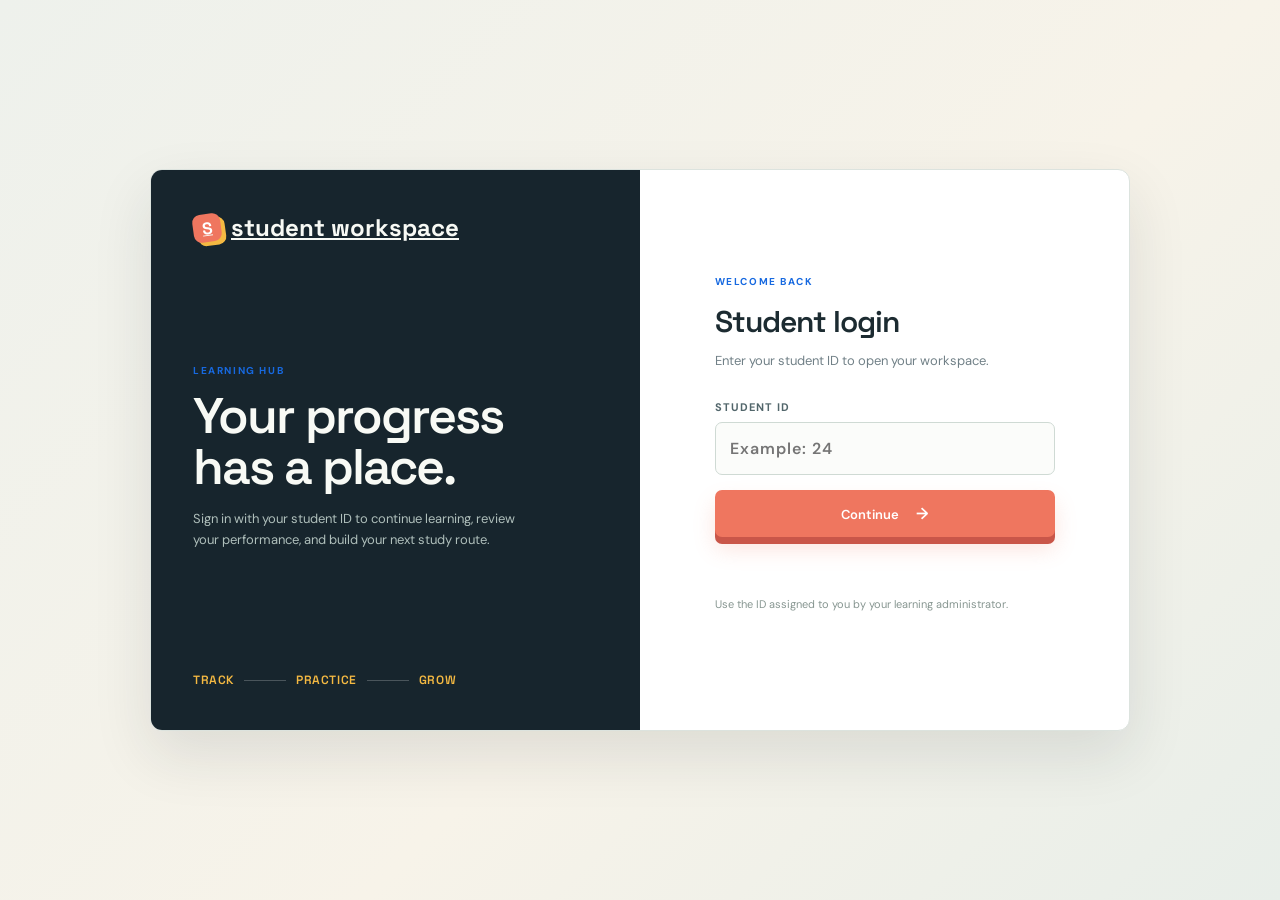
<file: Knowledge-gap-detection-system-for-performance-analysis-main/frontend/index.html>
<!doctype html>
<html lang="en">
<head>
  <meta charset="UTF-8">
  <meta name="viewport" content="width=device-width, initial-scale=1.0">
  <title>Student Workspace | Performance</title>
  <link rel="preconnect" href="https://fonts.googleapis.com">
  <link rel="preconnect" href="https://fonts.gstatic.com" crossorigin>
  <link href="https://fonts.googleapis.com/css2?family=DM+Sans:wght@400;500;600;700&family=Space+Grotesk:wght@500;600;700&display=swap" rel="stylesheet">
  <link rel="stylesheet" href="css/style.css">
</head>
<body>
  <div class="app-shell">
    <aside class="sidebar">
      <a class="brand" href="index.html"><span class="brand-mark">S</span><span>student workspace</span></a>
      <p class="eyebrow">YOUR SPACE</p>
      <nav class="nav-list" aria-label="Main navigation">
        <a class="nav-item active" href="index.html"><span>◈</span> Overview <small>Analytics</small></a>
        <a class="nav-item" href="pages/quiz.html"><span>✓</span> Quizzes <small>Assessment</small></a>
        <a class="nav-item" href="pages/communication.html"><span>◉</span> Communication test <small>Speaking</small></a>
        <a class="nav-item" href="pages/videos.html"><span>▶</span> Video library <small>Content</small></a>
        <a class="nav-item" href="pages/ai_tutor.html"><span>✦</span> AI tutor <small>Recommendations</small></a>
        <a class="nav-item" href="pages/scaling.html"><span>↗</span> Skill map <small>Knowledge gaps</small></a>
        <a class="nav-item" href="pages/history.html"><span>≡</span> History <small>Data activity</small></a>
      </nav>
      <div class="sidebar-bottom">
        <a class="nav-item" href="pages/profile.html"><span>◎</span> Profile</a>
        <div class="streak-card"><span class="streak-icon">✹</span><div><strong>4 day streak</strong><small>Keep the momentum.</small></div></div>
      </div>
    </aside>

    <main class="main-content">
      <header class="topbar"><div class="mobile-brand">student workspace</div><div class="topbar-actions"><div class="topbar-status"><span class="status-dot"></span><span>Cohort view</span><small>100 students</small></div><button class="icon-button" aria-label="Notifications">♢</button><div class="avatar">100</div></div></header>
      <section class="welcome-row"><div><p class="eyebrow accent">THURSDAY, 28 AUGUST 2026</p><h1>Student cohort overview<span class="sun">✦</span></h1><p class="muted">Track progress and identify students who need a little more support.</p></div><button class="primary-button" id="startQuiz">Start a quiz <span>↗</span></button></section>

      <section class="study-strip" aria-label="Today's learning route"><div class="route-marker"><span>01</span><i></i><span>02</span><i></i><span>03</span></div><div class="route-copy"><p class="eyebrow">TODAY'S ROUTE</p><strong>Warm up · Practice · Reflect</strong><p class="muted">A 25 minute path built around your current gaps.</p></div><div class="route-tags"><span>25 MIN</span><span>3 TOPICS</span></div></section>

      <section class="stats-grid" aria-label="Cohort progress">
        <article class="stat-card cream"><div class="stat-label">AVERAGE MASTERY <span>ⓘ</span></div><strong><span id="masteryValue">78</span><span>%</span></strong><div class="progress-track"><i id="masteryProgress" style="width:78%"></i></div><small>Across 100 students</small></article>
        <article class="stat-card lavender"><div class="stat-label">QUIZ ACCURACY <span>ⓘ</span></div><strong><span id="accuracyValue">84</span><span>%</span></strong><div class="mini-bars"><i style="height:45%"></i><i style="height:62%"></i><i style="height:52%"></i><i style="height:82%"></i><i style="height:70%"></i><i class="current" style="height:92%"></i></div><small>Latest cohort average</small></article>
        <article class="stat-card peach"><div class="stat-label">LEARNING TIME <span>ⓘ</span></div><strong><span id="hoursValue">6.4</span><span>h</span></strong><div class="stat-meta"><span>Per student</span><span id="hoursPercent">80%</span></div><div class="progress-track"><i id="hoursProgress" style="width:80%"></i></div><small>Average weekly activity</small></article>
      </section>

      <section class="content-grid"><article class="panel mastery-panel"><div class="panel-heading"><div><p class="eyebrow">UNDERSTANDING AT A GLANCE</p><h2>Student performance</h2></div><button class="text-button">100 students</button></div><div class="subject-list" id="studentMastery" aria-live="polite"><p class="muted">Loading the cohort...</p></div></article>
        <article class="panel focus-panel"><div class="panel-heading"><div><p class="eyebrow">PERSONALIZED FOR YOU</p><h2>Focus next</h2></div><span class="spark">✦</span></div><div class="focus-illustration"><span>∫</span><span>△</span><span>π</span><span>∑</span></div><p class="focus-title">Quadratic equations</p><p class="muted">You’re close. One focused session could unlock this topic.</p><div class="focus-actions"><button class="secondary-button" id="practiceTopic">Practice this topic <span>→</span></button><button class="secondary-button secondary-button-light" id="viewResultButton">View result <span>↗</span></button></div></article></section>

      <section class="bottom-grid"><article class="panel activity-panel"><div class="panel-heading"><div><p class="eyebrow">LAST 7 DAYS</p><h2>Learning activity</h2></div><span class="activity-total">4h 18m</span></div><div class="chart" aria-label="Learning activity chart"><div class="chart-labels"><span>Mon</span><span>Tue</span><span>Wed</span><span>Thu</span><span>Fri</span><span>Sat</span><span>Sun</span></div><div class="chart-bars"><i style="height:44%"></i><i style="height:70%"></i><i style="height:58%"></i><i class="today" style="height:86%"></i><i style="height:48%"></i><i style="height:64%"></i><i style="height:30%"></i></div></div></article><article class="panel next-panel"><div class="panel-heading"><div><p class="eyebrow">UP NEXT</p><h2>Continue learning</h2></div><span class="play-circle">▶</span></div><div class="lesson"><div class="lesson-art">02</div><div><strong>Newton’s laws of motion</strong><small>Physics · 12 min video</small></div><button class="icon-button">→</button></div><div class="lesson"><div class="lesson-art alt">03</div><div><strong>Arrays & time complexity</strong><small>Computer Science · Quiz</small></div><button class="icon-button">→</button></div></article></section>
      <footer>Student learning workspace <span>•</span> Built for curious minds</footer>
    </main>
  </div>

  <div class="result-modal hidden" id="resultModal" aria-hidden="true">
    <div class="result-modal-backdrop" data-close="true"></div>
    <div class="result-modal-card" role="dialog" aria-modal="true" aria-labelledby="resultModalTitle">
      <div class="result-modal-header">
        <div>
          <p class="eyebrow accent">QUIZ REVIEW</p>
          <h2 id="resultModalTitle">Quadratic equations</h2>
        </div>
        <button class="icon-button modal-close" id="closeResultModal" aria-label="Close review">✕</button>
      </div>
      <div class="result-score-row">
        <div><span class="result-score-label">Score</span><strong id="resultScore">6 / 8</strong></div>
        <span class="result-badge" id="resultBadge">Strong</span>
      </div>
      <div class="result-list" id="resultList"></div>
    </div>
  </div>

  <script>
    if (!sessionStorage.getItem('student')) {
      window.location.replace('login.html');
    }
  </script>
  <script src="js/script.js"></script>
</body>
</html>
</file>
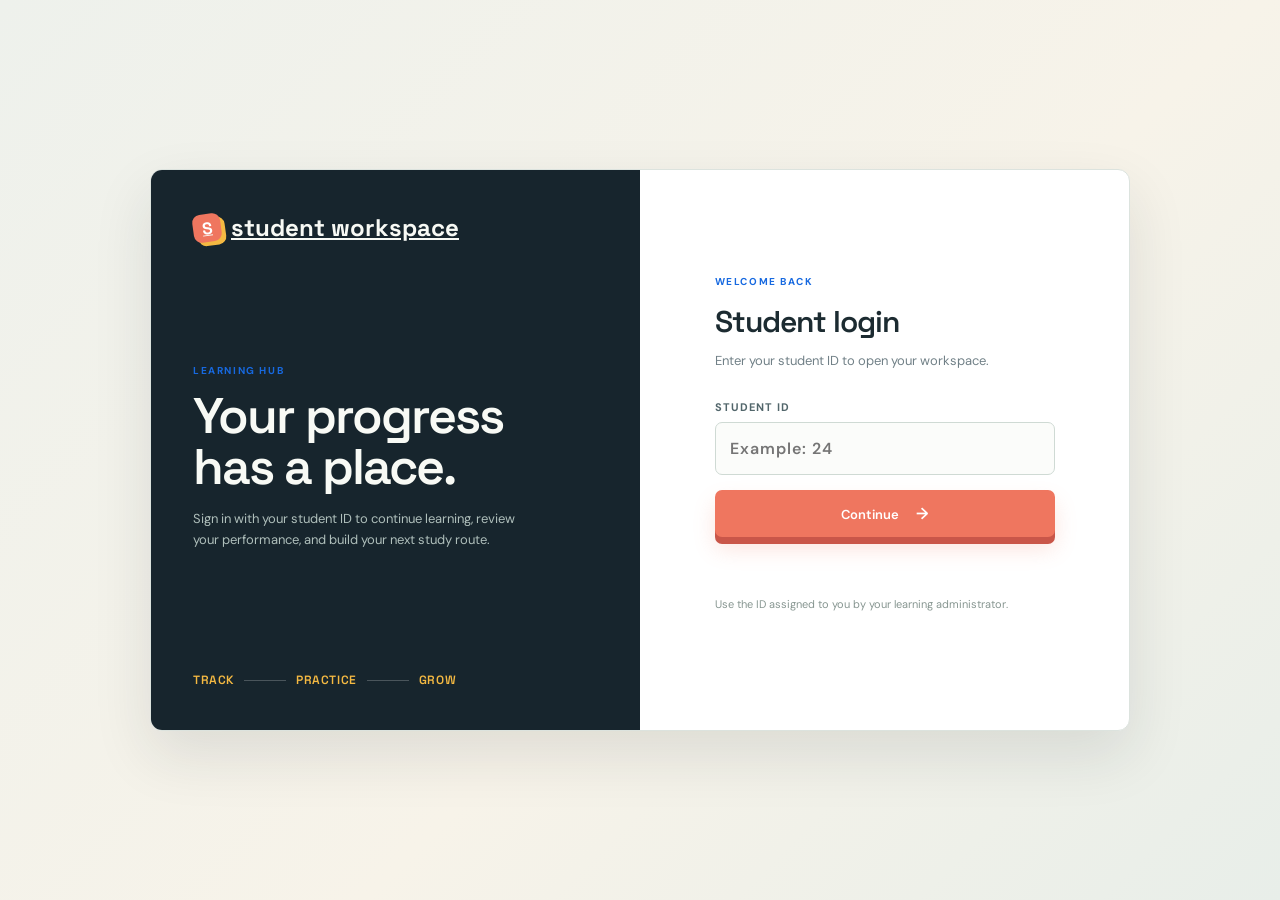
<file: Knowledge-gap-detection-system-for-performance-analysis-main/frontend/login.html>
<!doctype html>
<html lang="en">
<head>
  <meta charset="UTF-8">
  <meta name="viewport" content="width=device-width, initial-scale=1.0">
  <title>Student login | Student Workspace</title>
  <link rel="preconnect" href="https://fonts.googleapis.com">
  <link rel="preconnect" href="https://fonts.gstatic.com" crossorigin>
  <link href="https://fonts.googleapis.com/css2?family=DM+Sans:wght@400;500;600;700&family=Space+Grotesk:wght@500;600;700&display=swap" rel="stylesheet">
  <link rel="stylesheet" href="css/style.css">
</head>
<body>
  <main class="login-page">
    <section class="login-shell" aria-labelledby="loginTitle">
      <div class="login-intro">
        <a class="login-brand" href="login.html"><span class="brand-mark">S</span><span>student workspace</span></a>
        <div>
          <p class="eyebrow accent">LEARNING HUB</p>
          <h1>Your progress has a place.</h1>
          <p class="muted">Sign in with your student ID to continue learning, review your performance, and build your next study route.</p>
        </div>
        <div class="login-route"><span>TRACK</span><i></i><span>PRACTICE</span><i></i><span>GROW</span></div>
      </div>
      <div class="login-form-panel">
        <form class="login-form" id="loginForm" novalidate>
          <p class="eyebrow accent">WELCOME BACK</p>
          <h2 id="loginTitle">Student login</h2>
          <p class="muted">Enter your student ID to open your workspace.</p>
          <label for="studentId">Student ID</label>
          <input id="studentId" name="studentId" type="number" min="1" max="100" inputmode="numeric" placeholder="Example: 24" autocomplete="off" required>
          <button class="primary-button login-submit" type="submit">Continue <span>→</span></button>
          <p class="login-error" id="loginError" role="alert" aria-live="polite"></p>
          <p class="login-help">Use the ID assigned to you by your learning administrator.</p>
        </form>
      </div>
    </section>
  </main>
  <script src="js/login.js"></script>
</body>
</html>
</file>
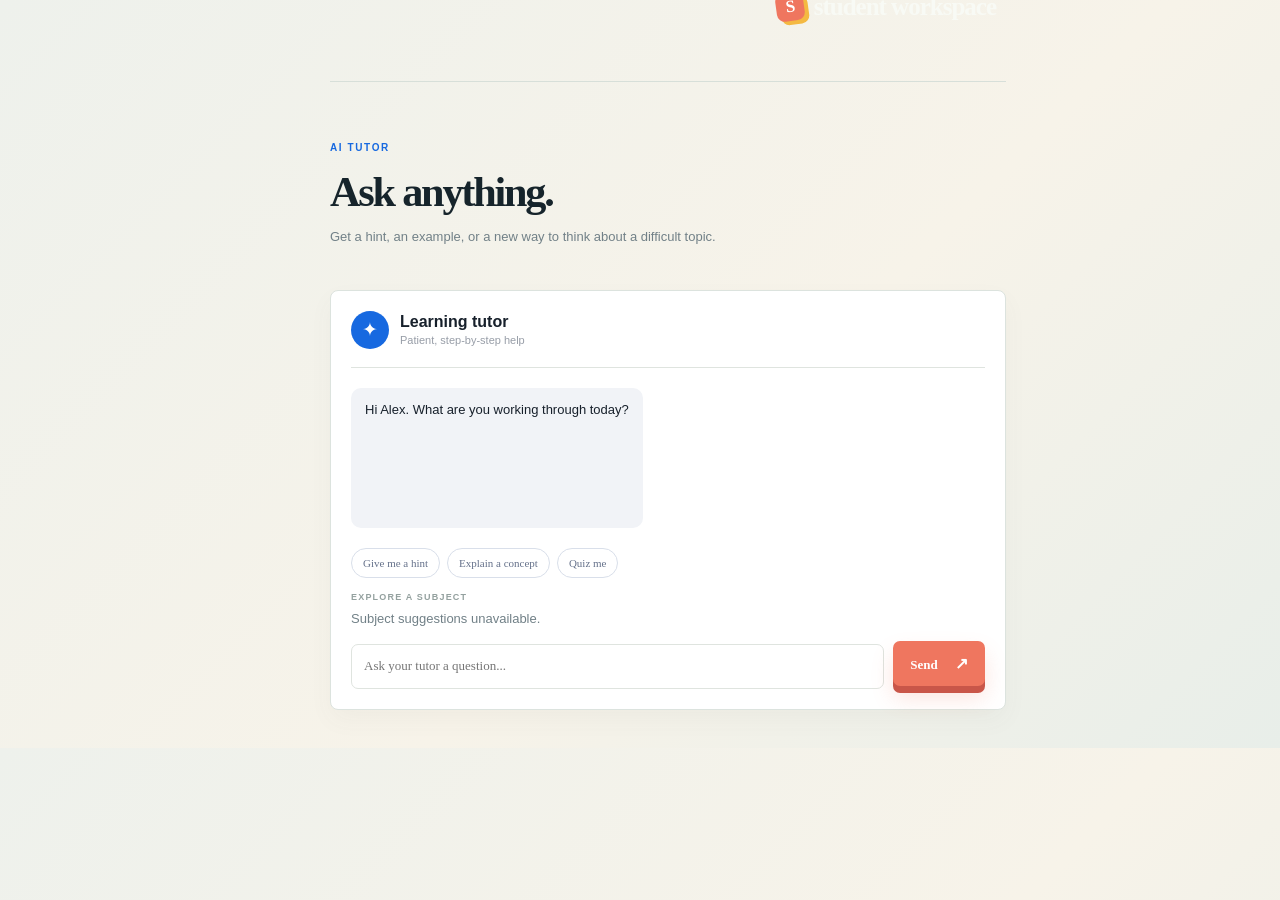
<file: Knowledge-gap-detection-system-for-performance-analysis-main/frontend/pages/ai_tutor.html>
<!doctype html>
<html lang="en">
<head><meta charset="UTF-8"><meta name="viewport" content="width=device-width, initial-scale=1.0"><title>AI Tutor | Student Workspace</title><link rel="stylesheet" href="../css/style.css"></head>
<body><main class="main-content tutor-page"><header class="topbar"><a class="brand" href="../index.html"><span class="brand-mark">S</span><span>student workspace</span></a></header>
<section class="welcome-row"><div><p class="eyebrow accent">AI TUTOR</p><h1>Ask anything.</h1><p class="muted">Get a hint, an example, or a new way to think about a difficult topic.</p></div></section>
<article class="panel tutor-panel"><div class="tutor-intro"><span class="tutor-spark">✦</span><div><strong>Learning tutor</strong><small>Patient, step-by-step help</small></div></div><div class="chat-log" id="chatLog"><div class="chat-bubble tutor-bubble">Hi Alex. What are you working through today?</div></div><div class="prompt-chips"><button data-prompt="Give me a hint for quadratic equations">Give me a hint</button><button data-prompt="Explain Newton's second law simply">Explain a concept</button><button data-prompt="Quiz me on arrays">Quiz me</button></div><p class="tutor-label">EXPLORE A SUBJECT</p><div class="prompt-chips subject-chips" id="tutorSubjects" aria-label="Tutor subjects"></div><form class="tutor-form" id="tutorForm"><input id="tutorInput" placeholder="Ask your tutor a question..." autocomplete="off"><button class="primary-button" type="submit">Send <span>↗</span></button></form></article>
</main><script src="../js/tutor.js"></script></body></html>
</file>
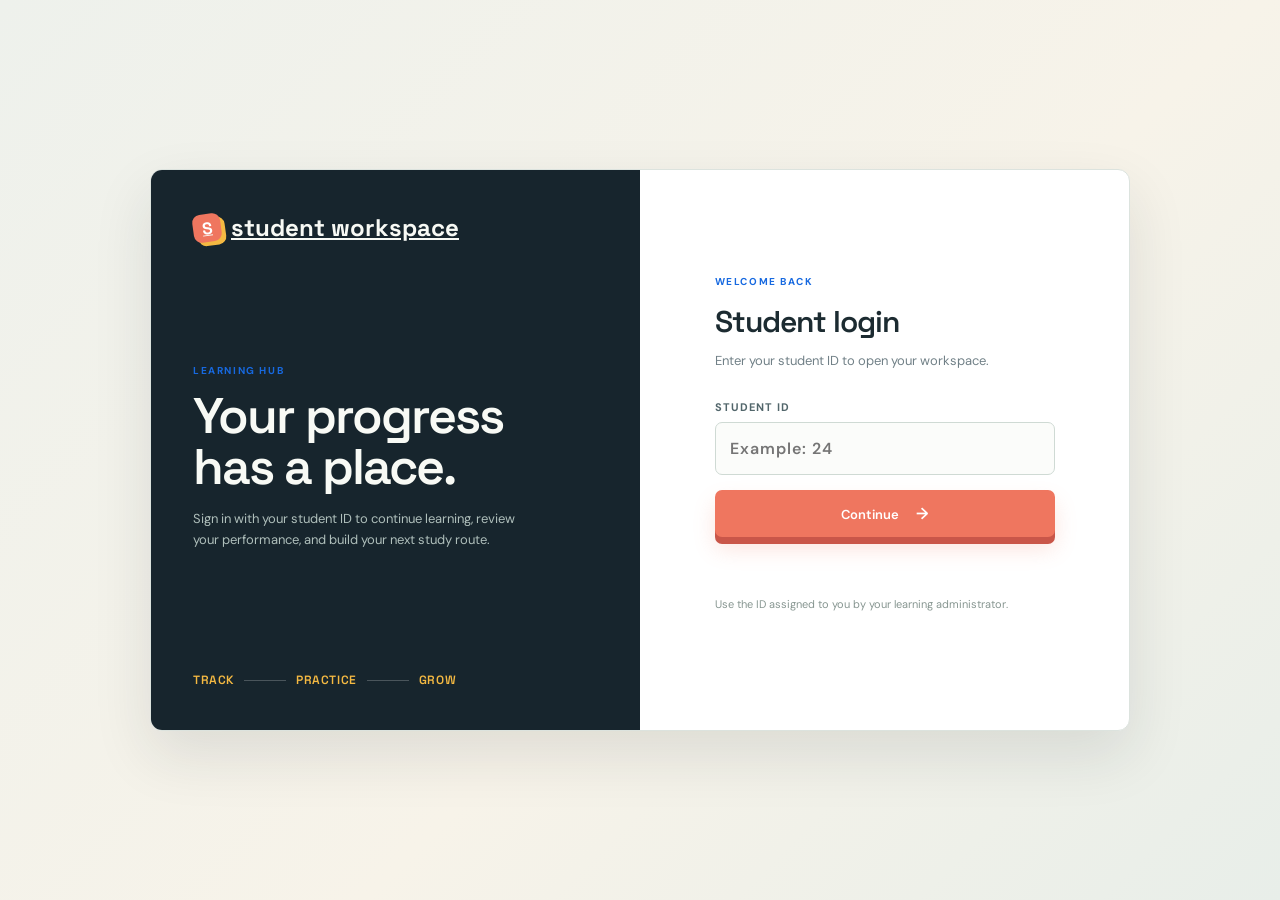
<file: Knowledge-gap-detection-system-for-performance-analysis-main/frontend/pages/dashboard.html>
<!doctype html><html lang="en"><head><meta charset="UTF-8"><meta http-equiv="refresh" content="0; url=../index.html"><meta name="viewport" content="width=device-width, initial-scale=1.0"><title>Dashboard | Student Workspace</title></head><body><p>Opening dashboard...</p><script>window.location.replace('../index.html');</script></body></html>
</file>
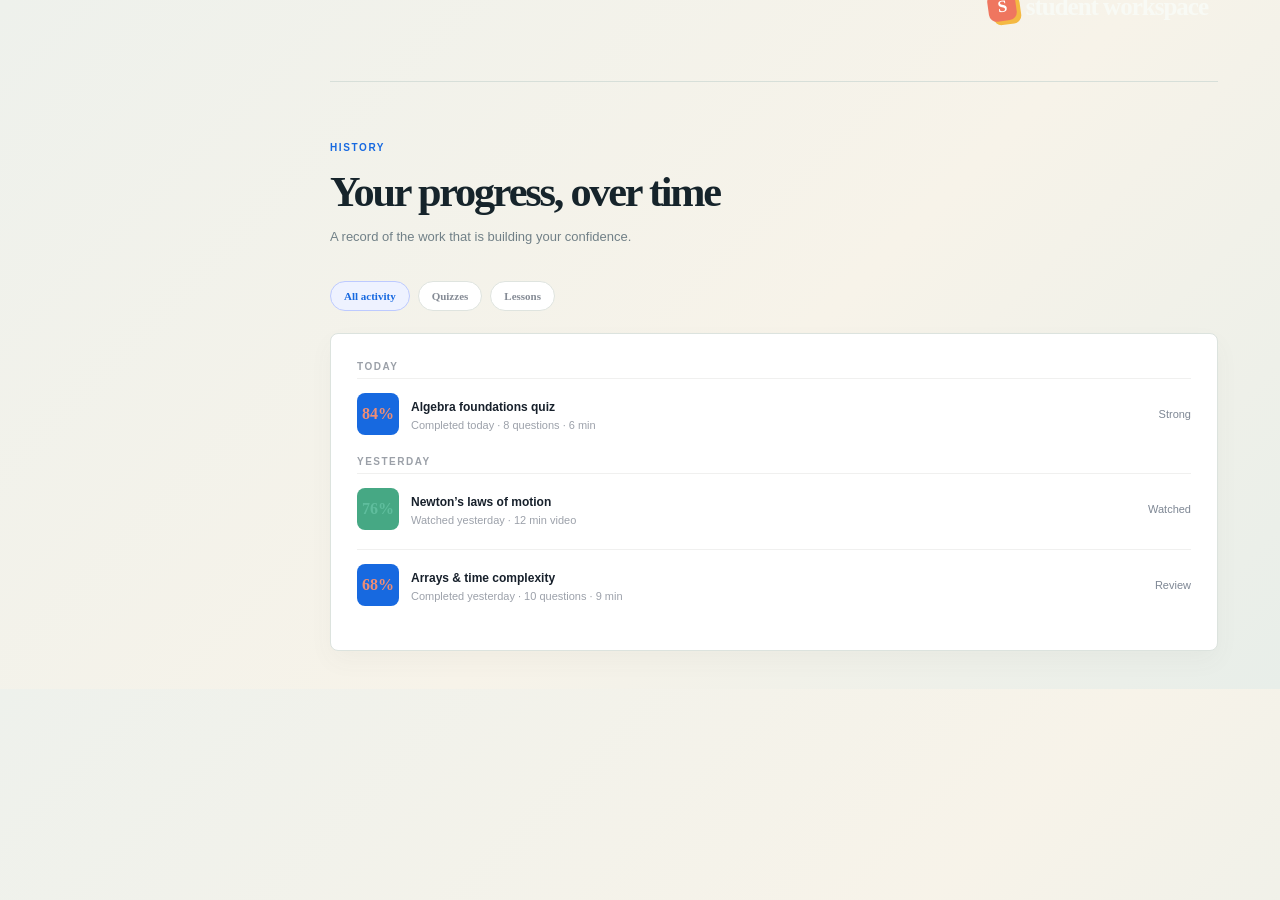
<file: Knowledge-gap-detection-system-for-performance-analysis-main/frontend/pages/history.html>
<!doctype html>
<html lang="en"><head><meta charset="UTF-8"><meta name="viewport" content="width=device-width, initial-scale=1.0"><title>History | Student Workspace</title><link rel="stylesheet" href="../css/style.css"></head>
<body><main class="main-content inner-page"><header class="topbar"><a class="brand" href="../index.html"><span class="brand-mark">S</span><span>student workspace</span></a></header><section class="welcome-row"><div><p class="eyebrow accent">HISTORY</p><h1>Your progress, over time</h1><p class="muted">A record of the work that is building your confidence.</p></div></section><div class="filter-row"><button class="filter-button active">All activity</button><button class="filter-button">Quizzes</button><button class="filter-button">Lessons</button></div><article class="panel history-list"><div class="history-date">TODAY</div><div class="lesson"><div class="lesson-art">84%</div><div><strong>Algebra foundations quiz</strong><small>Completed today · 8 questions · 6 min</small></div><span class="history-result">Strong</span></div><div class="history-date">YESTERDAY</div><div class="lesson"><div class="lesson-art alt">76%</div><div><strong>Newton’s laws of motion</strong><small>Watched yesterday · 12 min video</small></div><span class="history-result">Watched</span></div><div class="lesson"><div class="lesson-art">68%</div><div><strong>Arrays & time complexity</strong><small>Completed yesterday · 10 questions · 9 min</small></div><span class="history-result">Review</span></div></article></main></body></html>
</file>
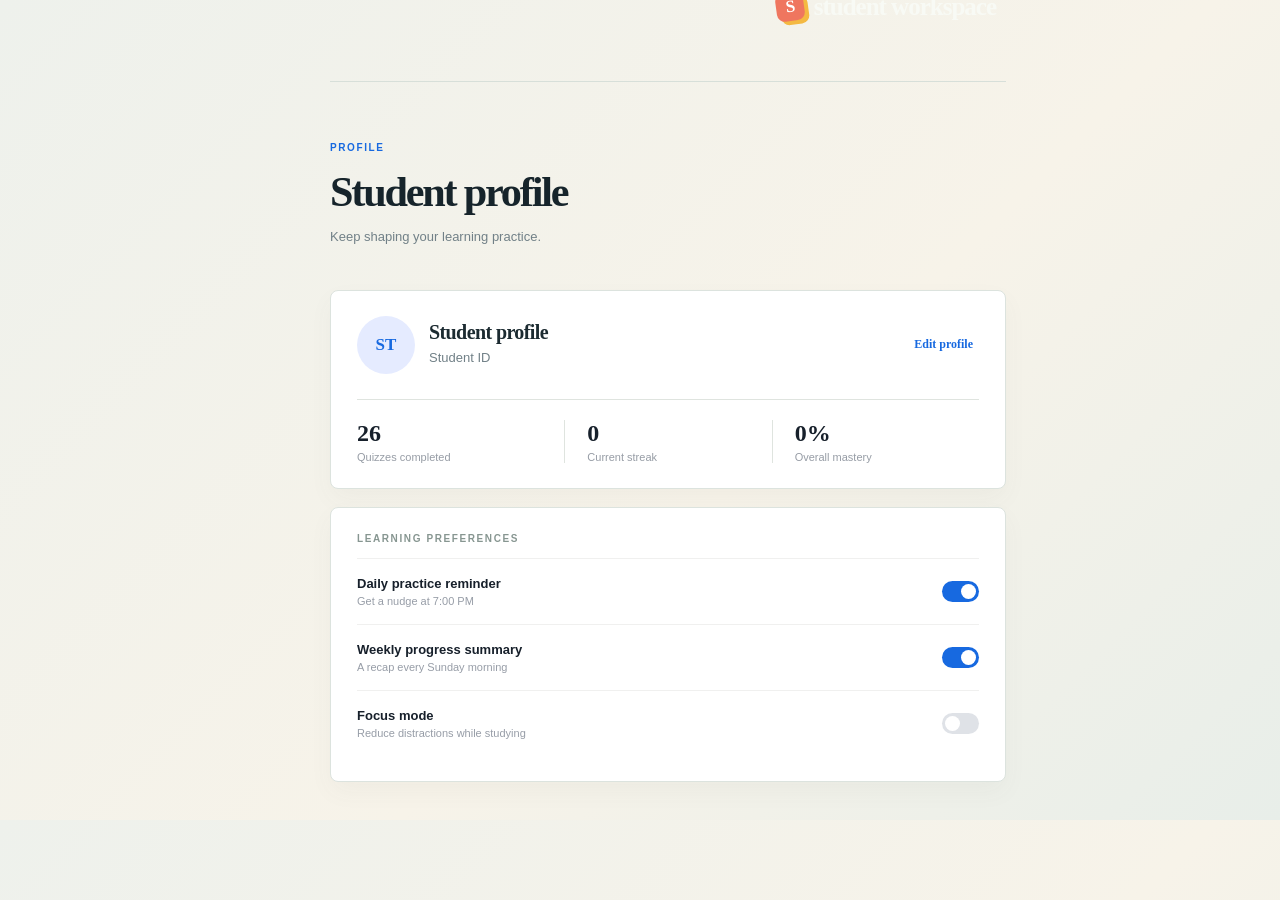
<file: Knowledge-gap-detection-system-for-performance-analysis-main/frontend/pages/profile.html>
<!doctype html>
<html lang="en"><head><meta charset="UTF-8"><meta name="viewport" content="width=device-width, initial-scale=1.0"><title>Profile | Student Workspace</title><link rel="stylesheet" href="../css/style.css"></head>
<body><main class="main-content inner-page profile-page"><header class="topbar"><a class="brand" href="../index.html"><span class="brand-mark">S</span><span>student workspace</span></a></header><section class="welcome-row"><div><p class="eyebrow accent">PROFILE</p><h1 id="profileName">Student profile</h1><p class="muted">Keep shaping your learning practice.</p></div></section><article class="panel profile-card"><div class="profile-header"><div class="profile-avatar" id="profileAvatar">ST</div><div><h2 id="profileHeading">Student profile</h2><p class="muted" id="profileId">Student ID</p></div><button class="text-button">Edit profile</button></div><div class="profile-stats"><div><strong>26</strong><small>Quizzes completed</small></div><div><strong id="profileStreak">0</strong><small>Current streak</small></div><div><strong id="profileMastery">0%</strong><small>Overall mastery</small></div></div></article><article class="panel settings-panel"><p class="eyebrow">LEARNING PREFERENCES</p><div class="setting-row"><div><strong>Daily practice reminder</strong><small>Get a nudge at 7:00 PM</small></div><label class="toggle"><input type="checkbox" checked><span></span></label></div><div class="setting-row"><div><strong>Weekly progress summary</strong><small>A recap every Sunday morning</small></div><label class="toggle"><input type="checkbox" checked><span></span></label></div><div class="setting-row"><div><strong>Focus mode</strong><small>Reduce distractions while studying</small></div><label class="toggle"><input type="checkbox"><span></span></label></div></article></main><script src="../js/profile.js"></script></body></html>
</file>
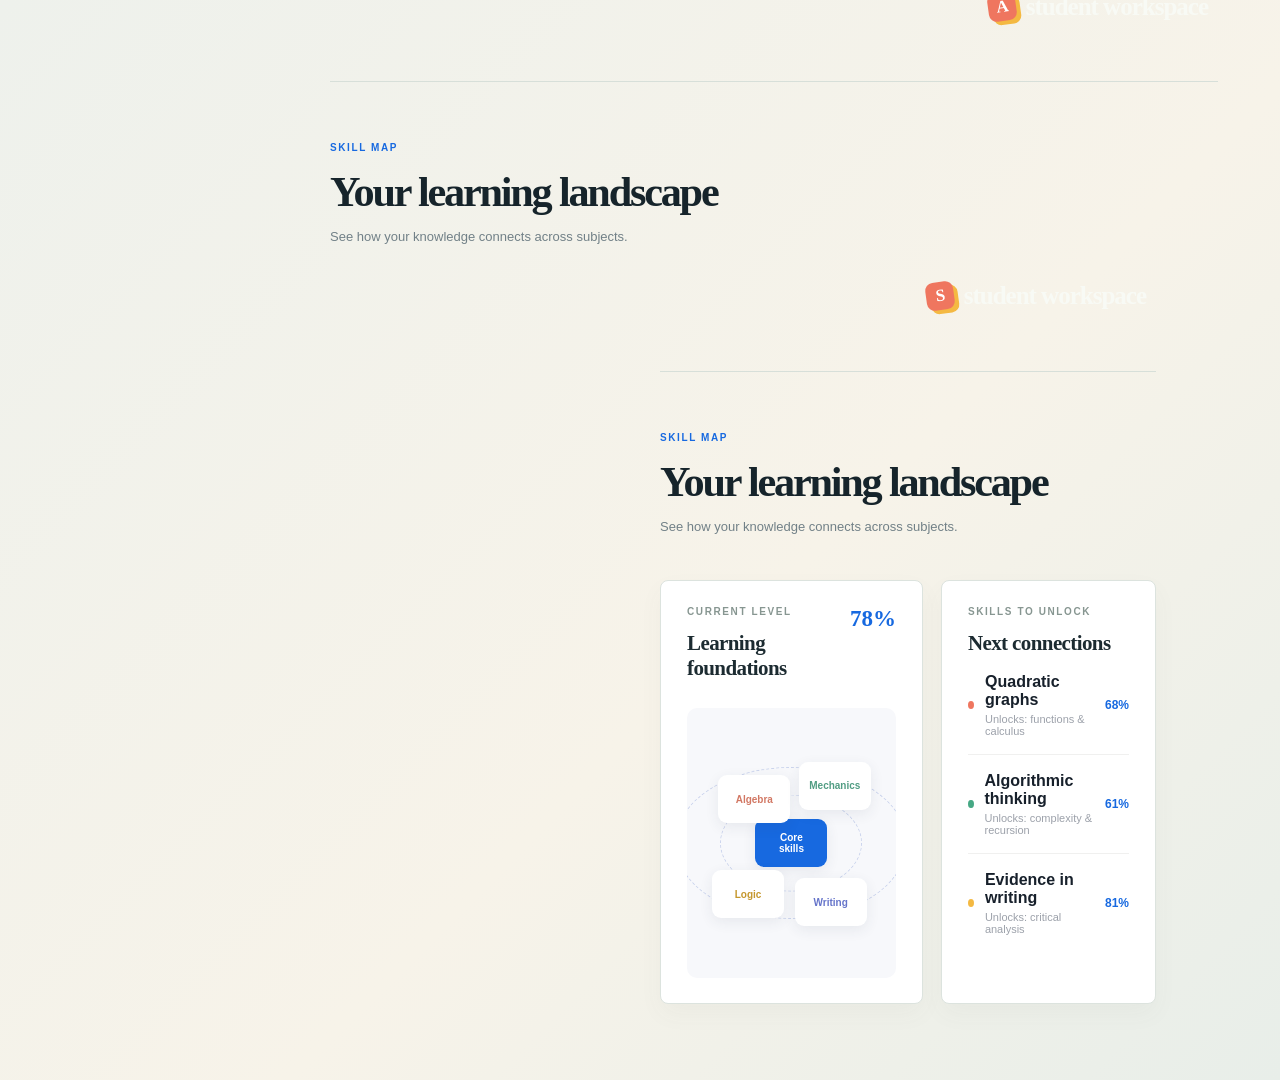
<file: Knowledge-gap-detection-system-for-performance-analysis-main/frontend/pages/scaling.html>
<!doctype html>
<html lang="en"><head><meta charset="UTF-8"><meta name="viewport" content="width=device-width, initial-scale=1.0"><title>Skill Map | Student Workspace</title><link rel="stylesheet" href="../css/style.css"></head>
<body><main class="main-content inner-page"><header class="topbar"><a class="brand" href="../index.html"><span class="brand-mark">A</span><span>atlas</span></a></header><section class="welcome-row"><div><p class="eyebrow accent">SKILL MAP</p><h1>Your learning landscape</h1><p class="muted">See how your knowledge connects across subjects.</p></div></section>
<html lang="en"><head><meta charset="UTF-8"><meta name="viewport" content="width=device-width, initial-scale=1.0"><title>Skill Map | Student Workspace</title><link rel="stylesheet" href="../css/style.css"></head>
<body><main class="main-content inner-page"><header class="topbar"><a class="brand" href="../index.html"><span class="brand-mark">S</span><span>student workspace</span></a></header><section class="welcome-row"><div><p class="eyebrow accent">SKILL MAP</p><h1>Your learning landscape</h1><p class="muted">See how your knowledge connects across subjects.</p></div></section>
<section class="map-grid"><article class="panel map-overview"><div class="panel-heading"><div><p class="eyebrow">CURRENT LEVEL</p><h2>Learning foundations</h2></div><strong class="map-percent">78%</strong></div><div class="skill-orbit"><div class="skill-node node-core">Core<br>skills</div><div class="skill-node node-one">Algebra</div><div class="skill-node node-two">Mechanics</div><div class="skill-node node-three">Logic</div><div class="skill-node node-four">Writing</div></div></article><article class="panel"><p class="eyebrow">SKILLS TO UNLOCK</p><h2>Next connections</h2><div class="skill-item"><span class="subject-dot coral"></span><div><strong>Quadratic graphs</strong><small>Unlocks: functions & calculus</small></div><span class="skill-status">68%</span></div><div class="skill-item"><span class="subject-dot green"></span><div><strong>Algorithmic thinking</strong><small>Unlocks: complexity & recursion</small></div><span class="skill-status">61%</span></div><div class="skill-item"><span class="subject-dot yellow"></span><div><strong>Evidence in writing</strong><small>Unlocks: critical analysis</small></div><span class="skill-status">81%</span></div></article></section></main></body></html>
</file>
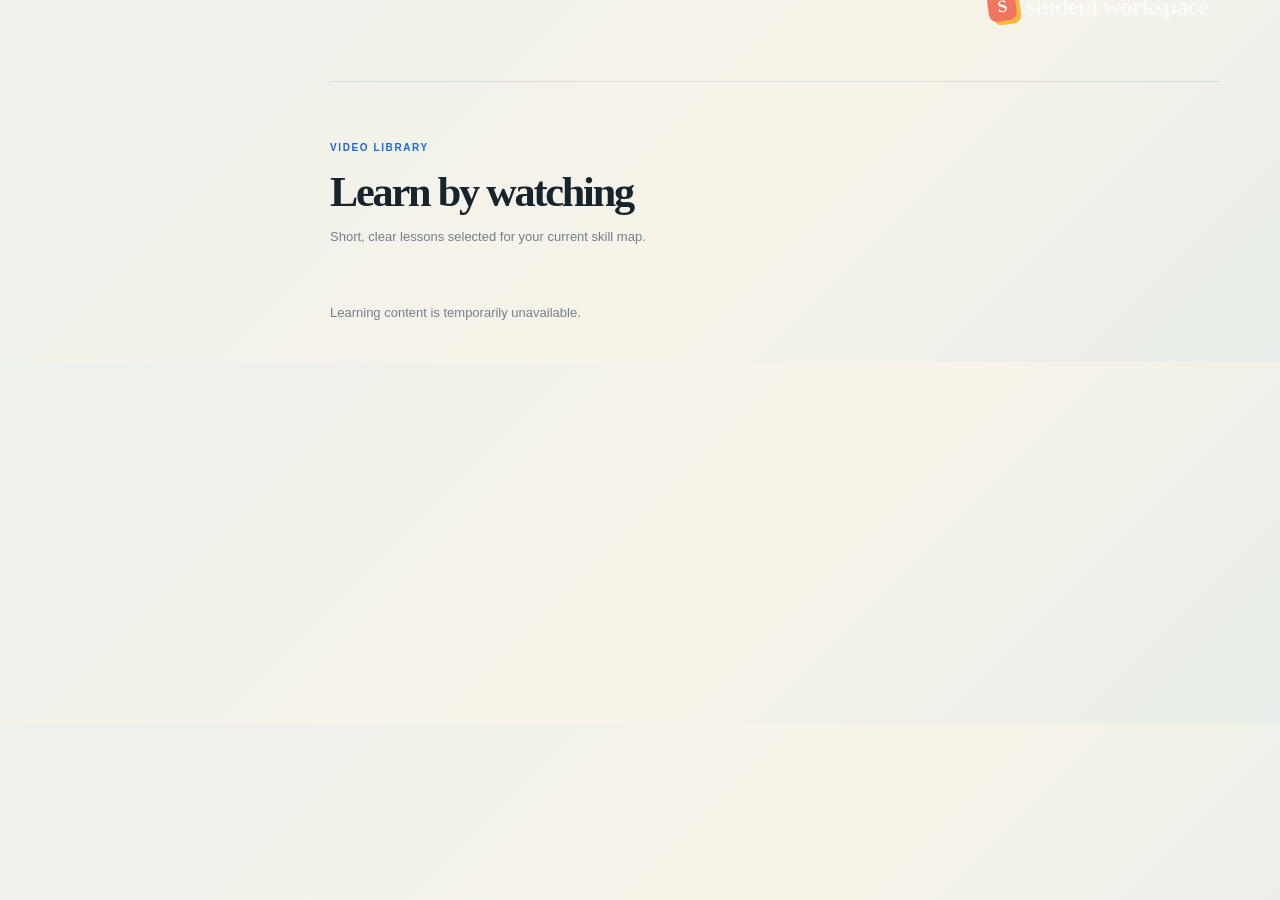
<file: Knowledge-gap-detection-system-for-performance-analysis-main/frontend/pages/videos.html>
<!doctype html>
<html lang="en">
<head><meta charset="UTF-8"><meta name="viewport" content="width=device-width, initial-scale=1.0"><title>Video Library | Student Workspace</title><link rel="stylesheet" href="../css/style.css"></head>
<body><main class="main-content inner-page"><header class="topbar"><a class="brand" href="../index.html"><span class="brand-mark">S</span><span>student workspace</span></a></header>
<section class="welcome-row"><div><p class="eyebrow accent">VIDEO LIBRARY</p><h1>Learn by watching</h1><p class="muted">Short, clear lessons selected for your current skill map.</p></div></section>
<div class="filter-row" id="videoFilters" aria-label="Filter by subject"></div>
<section class="video-grid" id="videoGrid" aria-live="polite"></section>
</main><script src="../js/videos.js"></script></body></html>
</file>
<file: Knowledge-gap-detection-system-for-performance-analysis-main/frontend/css/style.css>
* { box-sizing: border-box; }
:root { --ink:#1e2633; --muted:#77808e; --line:#e9e7e2; --paper:#fafaf8; --blue:#2457dc; --coral:#f2876f; --green:#63b998; --yellow:#f4c95d; }
body { margin:0; color:var(--ink); background:var(--paper); font-family:'DM Sans',sans-serif; }
.app-shell { display:flex; min-height:100vh; }
.sidebar { width:252px; background:#fff; border-right:1px solid var(--line); padding:30px 22px 24px; display:flex; flex-direction:column; position:fixed; inset:0 auto 0 0; }
.brand { display:flex; align-items:center; gap:10px; color:var(--ink); font:700 25px 'Space Grotesk'; text-decoration:none; margin:0 10px 65px; letter-spacing:-1px; }.brand-mark { display:grid; place-items:center; width:28px; height:28px; color:#fff; background:var(--blue); border-radius:9px; font-size:17px; transform:rotate(-8deg); }
.eyebrow { color:#9ba0a8; font-size:10px; font-weight:700; letter-spacing:1.6px; margin:0 0 14px; }.accent { color:var(--blue); }.nav-list { display:grid; gap:5px; }.nav-item { color:#818793; display:flex; align-items:center; gap:13px; border-radius:9px; padding:12px 13px; text-decoration:none; font-size:14px; font-weight:600; }.nav-item span { width:17px; font-size:17px; text-align:center; color:#9fa6b0; }.nav-item:hover,.nav-item.active { color:var(--ink); background:#f1f4ff; }.nav-item.active span { color:var(--blue); }.sidebar-bottom { margin-top:auto; }.streak-card { display:flex; gap:12px; align-items:center; margin:22px 5px 0; padding:15px 12px; background:#fff6df; border:1px solid #f8eac1; border-radius:10px; }.streak-icon { color:#efa827; font-size:23px; }.streak-card strong,.streak-card small { display:block; }.streak-card strong { font-size:12px; }.streak-card small { color:#a28f64; font-size:11px; margin-top:3px; }
.main-content { margin-left:252px; padding:0 54px 34px; width:calc(100% - 252px); max-width:1400px; }.topbar { height:82px; display:flex; justify-content:flex-end; align-items:center; border-bottom:1px solid var(--line); }.topbar-actions { display:flex; gap:18px; align-items:center; }.icon-button { background:none; border:0; color:#8c929d; font-size:20px; cursor:pointer; }.avatar { width:34px; height:34px; border-radius:50%; display:grid; place-items:center; background:#e5ebff; color:var(--blue); font-size:11px; font-weight:700; }.mobile-brand { display:none; }.welcome-row { display:flex; justify-content:space-between; align-items:end; padding:54px 0 38px; }.welcome-row h1 { font:600 clamp(30px,3vw,42px) 'Space Grotesk'; letter-spacing:-1.8px; margin:0 0 11px; }.sun { color:#f4bb3f; font-size:.65em; vertical-align:top; margin-left:7px; }.muted { color:var(--muted); font-size:13px; line-height:1.6; margin:0; }.primary-button,.secondary-button { border:0; border-radius:7px; padding:13px 17px; font:600 13px 'DM Sans'; cursor:pointer; }.primary-button { color:#fff; background:var(--blue); box-shadow:0 5px 14px #2457dc2b; }.primary-button span,.secondary-button span { margin-left:14px; font-size:16px; }.stats-grid { display:grid; grid-template-columns:repeat(3,1fr); gap:18px; }.stat-card { min-height:177px; border-radius:12px; padding:22px 24px; position:relative; overflow:hidden; }.cream { background:#fff4d9; }.lavender { background:#e9eaff; }.peach { background:#ffe8df; }.stat-label { color:#737886; font-size:10px; font-weight:700; letter-spacing:1px; }.stat-label span { margin-left:4px; color:#a4a8b2; }.stat-card strong { display:block; font:600 40px 'Space Grotesk'; margin:15px 0 14px; }.stat-card strong span { font-size:19px; margin-left:2px; }.stat-card small { color:#898b91; font-size:11px; }.progress-track { height:5px; background:#ffffff99; border-radius:9px; margin:0 0 10px; overflow:hidden; }.progress-track i { display:block; height:100%; background:#e3ad39; border-radius:9px; }.mini-bars { display:flex; gap:5px; align-items:end; height:22px; margin:5px 0 9px; }.mini-bars i { width:12px; border-radius:3px 3px 0 0; background:#a5a9ed; }.mini-bars i.current { background:#535cd6; }.stat-meta { display:flex; justify-content:space-between; color:#9b8580; font-size:10px; margin:-5px 0 5px; }
.content-grid,.bottom-grid { display:grid; grid-template-columns:1.25fr .75fr; gap:18px; margin-top:18px; }.bottom-grid { grid-template-columns:1fr 1fr; }.panel { background:#fff; border:1px solid var(--line); border-radius:12px; padding:25px 26px; }.panel-heading { display:flex; justify-content:space-between; align-items:start; margin-bottom:27px; }.panel h2 { font:600 21px 'Space Grotesk'; letter-spacing:-.6px; margin:0; }.text-button { border:0; background:none; color:var(--blue); font:600 12px 'DM Sans'; cursor:pointer; }.subject-row { display:grid; grid-template-columns:1.15fr 45px 1.1fr; gap:15px; align-items:center; margin:20px 0; font-size:12px; }.subject-name { display:flex; gap:10px; align-items:center; }.subject-name small,.lesson small { display:block; color:#9ca1aa; font-size:11px; margin-top:4px; }.subject-dot { width:8px; height:8px; border-radius:50%; }.blue { background:var(--blue); }.coral { background:var(--coral); }.green { background:var(--green); }.yellow { background:var(--yellow); }.wide-progress { height:6px; background:#f0f1f2; border-radius:10px; overflow:hidden; }.wide-progress i { display:block; background:var(--blue); height:100%; border-radius:10px; }.subject-row:nth-of-type(3) .wide-progress i { background:var(--coral); }.subject-row:nth-of-type(4) .wide-progress i { background:var(--green); }.subject-row:nth-of-type(5) .wide-progress i { background:var(--yellow); }.focus-panel { background:#202b3c; color:#fff; border:0; position:relative; overflow:hidden; }.focus-panel .eyebrow,.focus-panel .muted { color:#aeb9c9; }.spark { color:#f4c95d; font-size:20px; }.focus-illustration { height:86px; display:flex; align-items:center; justify-content:space-around; color:#7086ad; font:500 28px 'Space Grotesk'; border-top:1px solid #ffffff18; border-bottom:1px solid #ffffff18; margin:0 -26px 20px; transform:rotate(-3deg); }.focus-illustration span:nth-child(2),.focus-illustration span:nth-child(4) { color:#f2876f; transform:translateY(12px); }.focus-title { font:600 17px 'Space Grotesk'; margin:0 0 5px; }.secondary-button { margin-top:19px; color:var(--ink); background:#fff; }.activity-total { color:var(--blue); font-size:13px; font-weight:700; }.chart { height:150px; position:relative; display:flex; flex-direction:column-reverse; }.chart-labels { display:flex; justify-content:space-between; color:#a4a8b0; font-size:10px; }.chart-bars { position:absolute; inset:5px 6px 25px; display:flex; align-items:end; justify-content:space-around; background:repeating-linear-gradient(to top, transparent 0 35px, #f0f1f2 36px); }.chart-bars i { width:24px; background:#b7c5f9; border-radius:5px 5px 0 0; }.chart-bars i.today { background:var(--blue); }.play-circle { color:var(--blue); }.lesson { display:flex; gap:12px; align-items:center; border-top:1px solid #f0f0ef; padding:16px 0; }.lesson-art { display:grid; place-items:center; width:42px; height:42px; border-radius:8px; color:#ef8d75; background:#ffe5df; font:600 16px 'Space Grotesk'; }.lesson-art.alt { color:#5fbd9d; background:#e1f5ed; }.lesson strong { font-size:12px; }.lesson .icon-button { margin-left:auto; }.next-panel { padding-bottom:10px; } footer { text-align:center; color:#a5a8ad; font-size:11px; margin-top:30px; } footer span { color:#d0a93f; padding:0 5px; }
@media(max-width:850px) { .sidebar { width:68px; padding:24px 10px; }.brand { margin:0 auto 60px; }.brand > span:last-child,.eyebrow,.nav-item:not(.active)::after,.nav-item { font-size:0; }.nav-item { justify-content:center; padding:13px 5px; }.nav-item span { font-size:18px; }.streak-card { display:none; }.main-content { margin-left:68px; width:calc(100% - 68px); padding:0 24px 25px; } }
@media(max-width:620px) { .main-content { margin:0; width:100%; padding:0 17px 24px; }.sidebar { display:none; }.topbar { height:64px; justify-content:space-between; }.mobile-brand { display:block; font:700 22px 'Space Grotesk'; }.welcome-row { display:block; padding:38px 0 28px; }.welcome-row h1 { font-size:31px; }.primary-button { margin-top:22px; width:100%; }.stats-grid,.content-grid,.bottom-grid { grid-template-columns:1fr; gap:12px; }.stat-card { min-height:150px; }.panel { padding:21px 18px; }.subject-row { grid-template-columns:1fr 40px; gap:8px; }.wide-progress { grid-column:1/-1; }.content-grid,.bottom-grid { margin-top:12px; } }
.quiz-page { max-width:800px; margin-left:0; width:100%; margin-inline:auto; }
.quiz-subject-picker { display:flex; align-items:center; gap:12px; margin:-20px 0 28px; }.quiz-subject-picker label { color:#879691; font-size:9px; font-weight:700; letter-spacing:1.2px; }.quiz-subject-picker select { min-width:210px; padding:9px 12px; color:var(--ink); background:#fff; border:1px solid var(--line); border-radius:6px; font:600 12px 'DM Sans'; }
.quiz-topline { display:flex; justify-content:space-between; align-items:start; }.quiz-score { color:var(--blue); font-size:12px; font-weight:700; }.quiz-progress { height:5px; background:#eef0f3; border-radius:10px; margin:-8px 0 30px; overflow:hidden; }.quiz-progress i { display:block; width:12.5%; height:100%; background:var(--blue); border-radius:10px; transition:width .25s ease; }.quiz-card h2 { max-width:650px; font:600 25px 'Space Grotesk'; line-height:1.3; margin:0 0 24px; }.answer-list { display:grid; gap:10px; }.answer-button { display:flex; align-items:center; gap:12px; width:100%; padding:14px 16px; border:1px solid var(--line); border-radius:8px; color:var(--ink); background:#fff; font:500 13px 'DM Sans'; text-align:left; cursor:pointer; transition:border-color .2s, background .2s; }.answer-button:hover,.answer-button.selected { border-color:var(--blue); background:#f3f5ff; }.answer-letter { display:grid; place-items:center; width:25px; height:25px; color:#78818e; border:1px solid #dfe2e7; border-radius:50%; font-size:11px; font-weight:700; }.selected .answer-letter { color:#fff; border-color:var(--blue); background:var(--blue); }.quiz-feedback { min-height:25px; color:var(--blue); font-size:13px; font-weight:600; margin-top:16px; line-height:1.5; }.quiz-feedback strong { display:block; margin-bottom:4px; }.quiz-feedback.is-correct { color:var(--green); }.quiz-feedback.is-incorrect { color:#c55352; }.answer-button:disabled { cursor:default; }.answer-button.answer-correct { border-color:var(--green); background:#edfaf3; }.answer-button.answer-correct .answer-letter { color:#fff; border-color:var(--green); background:var(--green); }.answer-button.answer-wrong { border-color:#ef7a72; background:#fff4f3; }.answer-button.answer-wrong .answer-letter { color:#fff; border-color:#ef7a72; background:#ef7a72; }.quiz-next { margin-top:5px; }.quiz-next:disabled { opacity:.5; cursor:not-allowed; }
.result-modal { position:fixed; inset:0; display:grid; place-items:center; z-index:50; }
.communication-card { margin-top:22px; }
.communication-heading { margin-bottom:16px; }
.communication-module { display:grid; gap:14px; }
.communication-label { margin:0; color:#7b8793; font-size:10px; font-weight:700; letter-spacing:1.2px; text-transform:uppercase; }
#communicationPrompt { margin:0; font:600 22px 'Space Grotesk'; line-height:1.4; }
.speech-controls { display:flex; align-items:center; gap:12px; flex-wrap:wrap; }
.speech-button { background:#ecf3ff; color:var(--blue); border:1px solid #cfe0ff; }
.speech-button.is-listening { background:#dff7ea; border-color:#b8e7c1; color:#1f7d4d; }
.speech-clear { color:#6d7480; font-size:12px; padding:0; }
.recording-timer { color:#6d7480; font-size:11px; font-variant-numeric:tabular-nums; }
#speechTranscript { width:100%; resize:vertical; border:1px solid var(--line); border-radius:10px; padding:12px 14px; font:500 13px 'DM Sans'; color:var(--ink); background:#fbfbfa; }
#speechTranscript:focus { outline:none; border-color:#b8c9ff; box-shadow:0 0 0 3px rgba(36,87,220,0.08); }
.communication-score { display:inline-flex; width:max-content; max-width:100%; align-items:center; gap:8px; padding:8px 12px; border-radius:999px; font-size:11px; font-weight:700; letter-spacing:0.9px; text-transform:uppercase; background:#f2f4f6; color:#4d5865; }
.communication-score.is-good { background:#eaf9f0; color:#1f7d4d; }
.communication-score.is-medium { background:#fff3df; color:#b66d00; }
.communication-score.is-low { background:#fff0ee; color:#b6483d; }
.communication-summary { font-size:13px; line-height:1.6; color:#4f5d6d; }
.result-modal.hidden { display:none; }
.result-modal-backdrop { position:absolute; inset:0; background:rgba(15, 23, 34, 0.52); }
.result-modal-card { position:relative; width:min(760px, calc(100vw - 32px)); max-height:80vh; overflow:auto; background:#fff; border:1px solid var(--line); border-radius:16px; padding:22px 20px 18px; box-shadow:0 24px 60px rgba(23, 37, 45, 0.22); }
.result-modal-header { display:flex; justify-content:space-between; align-items:start; gap:16px; margin-bottom:18px; }
.result-modal-header h2 { margin:0; font:600 26px 'Space Grotesk'; letter-spacing:-0.8px; }
.result-score-row { display:flex; align-items:center; justify-content:space-between; gap:16px; padding:14px 0 18px; border-bottom:1px solid var(--line); }
.result-score-label { display:block; color:#75828d; font-size:11px; font-weight:700; letter-spacing:1.2px; text-transform:uppercase; margin-bottom:6px; }
#resultScore { font:600 28px 'Space Grotesk'; letter-spacing:-0.8px; }
.result-badge { display:inline-flex; align-items:center; justify-content:center; min-width:80px; padding:8px 12px; border-radius:999px; font-size:11px; font-weight:700; letter-spacing:0.8px; text-transform:uppercase; }
.result-badge.is-good { background:#eaf9f0; color:#1f7d4d; }
.result-badge.is-review { background:#fff3df; color:#b66d00; }
.result-list { display:grid; gap:16px; margin-top:18px; }
.result-item { border:1px solid var(--line); border-radius:10px; padding:16px; background:#f9faf8; }
.result-item.is-correct { border-color:#b9e1c7; background:#f3fbf6; }
.result-item.is-incorrect { border-color:#f0c3bd; background:#fff7f5; }
.result-item-header { display:flex; justify-content:space-between; align-items:center; margin-bottom:8px; }
.result-item-number { display:inline-grid; place-items:center; min-width:38px; padding:5px 8px; background:#edf1ff; color:var(--blue); border-radius:999px; font-size:11px; font-weight:700; }
.result-status { font-size:11px; font-weight:700; letter-spacing:0.8px; text-transform:uppercase; color:#58636d; }
.result-item.is-correct .result-status { color:#1f7d4d; }
.result-item.is-incorrect .result-status { color:#b6483d; }
.result-question { margin:0 0 12px; font:600 15px 'DM Sans'; line-height:1.5; }
.result-answer-row { display:grid; grid-template-columns:repeat(2, minmax(0, 1fr)); gap:12px; margin-bottom:10px; }
.result-answer-row div { background:#fff; border:1px solid var(--line); border-radius:8px; padding:10px 12px; }
.result-answer-row span { display:block; color:#7a838d; font-size:10px; font-weight:700; letter-spacing:1px; text-transform:uppercase; margin-bottom:6px; }
.result-answer-row strong { display:block; font-size:13px; line-height:1.5; }
.result-explanation { margin:0; color:#334055; font-size:13px; line-height:1.6; }
.modal-close { font-size:18px; color:#5c6873; }
.inner-page { max-width:1100px; margin-left:0; width:100%; margin-inline:auto; }.filter-row { display:flex; gap:8px; flex-wrap:wrap; margin:-9px 0 22px; }.filter-button { border:1px solid var(--line); border-radius:999px; padding:8px 13px; background:#fff; color:#858b95; font:600 11px 'DM Sans'; cursor:pointer; }.filter-button.active,.filter-button:hover { border-color:#bdcaff; background:#eef2ff; color:var(--blue); }.video-grid { display:grid; grid-template-columns:repeat(3,1fr); gap:18px; }.video-card { overflow:hidden; background:#fff; border:1px solid var(--line); border-radius:12px; }.video-art { height:170px; display:grid; place-items:center; position:relative; color:#fff; font:600 32px 'Space Grotesk'; }.video-art.physics { background:#425b93; }.video-art.code { background:#4b927d; }.video-art.math { background:#cc806a; }.play-button { position:absolute; bottom:14px; left:14px; border:0; width:37px; height:37px; border-radius:50%; color:var(--ink); background:#fff; cursor:pointer; }.video-copy { padding:19px; }.video-copy .eyebrow { margin-bottom:8px; }.video-copy h2 { font:600 17px 'Space Grotesk'; margin:0 0 8px; }.video-copy .text-button { margin-top:14px; }.tutor-page { max-width:800px; margin-left:0; width:100%; margin-inline:auto; }.tutor-panel { padding:20px; }.tutor-intro { display:flex; gap:11px; align-items:center; padding-bottom:18px; border-bottom:1px solid var(--line); }.tutor-spark { display:grid; place-items:center; width:38px; height:38px; color:#fff; background:var(--blue); border-radius:50%; font-size:19px; }.tutor-intro strong,.tutor-intro small { display:block; }.tutor-intro small { color:#979da7; font-size:11px; margin-top:3px; }.chat-log { display:grid; gap:12px; min-height:180px; max-height:300px; overflow:auto; padding:20px 0; }.chat-bubble { max-width:78%; padding:12px 14px; border-radius:10px; font-size:13px; line-height:1.5; }.tutor-bubble { color:var(--ink); background:#f1f3f7; justify-self:start; }.user-bubble { color:#fff; background:var(--blue); justify-self:end; }.prompt-chips { display:flex; gap:7px; flex-wrap:wrap; margin-bottom:14px; }.prompt-chips button { border:1px solid #d9dfea; border-radius:999px; padding:8px 11px; color:#65718a; background:#fff; font:500 11px 'DM Sans'; cursor:pointer; }.tutor-form { display:flex; gap:9px; }.tutor-form input { min-width:0; flex:1; border:1px solid var(--line); border-radius:7px; padding:12px; outline:0; font:13px 'DM Sans'; }.tutor-form input:focus { border-color:var(--blue); }.tutor-form .primary-button { margin:0; }.map-grid { display:grid; grid-template-columns:1.1fr .9fr; gap:18px; }.map-percent { color:var(--blue); font:600 23px 'Space Grotesk'; }.skill-orbit { min-height:270px; position:relative; border-radius:10px; background:#f7f8fb; overflow:hidden; }.skill-orbit:before,.skill-orbit:after { content:''; position:absolute; border:1px dashed #cbd4ed; border-radius:50%; }.skill-orbit:before { width:230px; height:150px; left:50%; top:50%; transform:translate(-50%,-50%); }.skill-orbit:after { width:140px; height:95px; left:50%; top:50%; transform:translate(-50%,-50%); }.skill-node { position:absolute; z-index:1; display:grid; place-items:center; width:72px; height:48px; border-radius:9px; text-align:center; font-size:10px; font-weight:700; background:#fff; box-shadow:0 4px 14px #33415a15; }.node-core { left:50%; top:50%; transform:translate(-50%,-50%); color:#fff; background:var(--blue); }.node-one { left:15%; top:25%; color:#d27864; }.node-two { right:12%; top:20%; color:#519d83; }.node-three { left:12%; bottom:22%; color:#c5972c; }.node-four { right:14%; bottom:19%; color:#6574ca; }.skill-item { display:flex; align-items:center; gap:11px; padding:17px 0; border-bottom:1px solid #f0f0ef; }.skill-item:last-child { border:0; }.skill-item strong,.skill-item small { display:block; }.skill-item small { color:#9ca1aa; font-size:11px; margin-top:4px; }.skill-status { margin-left:auto; color:var(--blue); font-size:12px; font-weight:700; }.history-date { color:#9ba0a8; font-size:10px; font-weight:700; letter-spacing:1.5px; padding:2px 0 6px; }.history-list .lesson { padding:14px 0 19px; }.history-result { margin-left:auto; color:#7e8794; font-size:11px; }.profile-page { max-width:800px; }.profile-header { display:flex; align-items:center; gap:14px; }.profile-header h2 { font:600 20px 'Space Grotesk'; margin:0 0 4px; }.profile-header .text-button { margin-left:auto; }.profile-avatar { display:grid; place-items:center; width:58px; height:58px; border-radius:50%; color:var(--blue); background:#e5ebff; font:600 17px 'Space Grotesk'; }.profile-stats { display:grid; grid-template-columns:repeat(3,1fr); border-top:1px solid var(--line); margin-top:25px; padding-top:20px; }.profile-stats div + div { border-left:1px solid var(--line); padding-left:22px; }.profile-stats strong,.profile-stats small { display:block; }.profile-stats strong { font:600 24px 'Space Grotesk'; }.profile-stats small { color:#969ca5; font-size:11px; margin-top:4px; }.settings-panel { margin-top:18px; }.setting-row { display:flex; justify-content:space-between; align-items:center; padding:17px 0; border-top:1px solid #f0f0ef; }.setting-row strong,.setting-row small { display:block; }.setting-row strong { font-size:13px; }.setting-row small { color:#979da7; font-size:11px; margin-top:4px; }.toggle input { display:none; }.toggle span { display:block; width:37px; height:21px; border-radius:20px; background:#dfe2e7; padding:3px; cursor:pointer; }.toggle span:before { content:''; display:block; width:15px; height:15px; background:#fff; border-radius:50%; transition:transform .2s; }.toggle input:checked + span { background:var(--blue); }.toggle input:checked + span:before { transform:translateX(16px); }
@media(max-width:720px) { .video-grid,.map-grid { grid-template-columns:1fr; }.video-art { height:145px; }.profile-stats div + div { padding-left:10px; }.profile-stats strong { font-size:20px; } }

/* Student workspace visual refresh */
:root { --ink:#17202b; --muted:#6f7b82; --line:#dfe4df; --paper:#eef1ec; --blue:#1769e0; --coral:#ef765f; --green:#46a884; --yellow:#f4b942; --night:#17252d; }
body { background:var(--paper); background-image:linear-gradient(135deg,#eef1ec 0%,#f7f3e9 58%,#e8eee9 100%); }
.sidebar { width:268px; background:var(--night); border-right:0; padding:32px 24px 26px; box-shadow:14px 0 35px #17252d14; }
.tutor-label { margin:3px 0 7px; color:#94a19f; font-size:9px; font-weight:700; letter-spacing:1.2px; }.subject-chips { max-height:74px; overflow:auto; padding-right:3px; }.subject-chips button { color:#60747a; background:#f4f6f2; }.subject-chips button:hover { color:var(--blue); border-color:#b5cdf4; background:#edf4ff; }
.brand { color:#f8faf5; margin:0 10px 68px; }.brand > span:last-child { font-size:0; }.brand > span:last-child::after { content:'student workspace'; font-size:25px; }.brand-mark { background:var(--coral); border-radius:8px; box-shadow:4px 4px 0 #f4b942; }
.sidebar .eyebrow { color:#8fa09f; }.nav-item { color:#9aacab; border-radius:7px; }.nav-item span { color:#718685; }.nav-item small { margin-left:auto; color:#6f8583; font-size:9px; font-weight:500; opacity:0; transition:opacity .2s; }.nav-item:hover small,.nav-item.active small { opacity:1; }.nav-item:hover,.nav-item.active { color:#fff; background:#ffffff12; }.nav-item.active { box-shadow:inset 3px 0 var(--coral); }.nav-item.active span { color:#f4b942; }
.streak-card { background:#273a3d; border-color:#38504e; }.streak-card strong { color:#f8faf5; }.streak-card small { color:#9fb0ab; }
.main-content { margin-left:268px; width:calc(100% - 268px); padding:0 62px 38px; }.topbar { border-color:#d7dfd9; }.icon-button { color:#64747a; }.avatar { background:var(--coral); color:#fff; box-shadow:0 0 0 4px #ef765f22; }
.welcome-row { padding:60px 0 42px; }.welcome-row h1 { color:#16242b; font-size:clamp(32px,3.3vw,48px); letter-spacing:-2.2px; }.eyebrow { color:#879691; }.accent { color:var(--blue); }.muted { color:#718087; }
.primary-button { background:var(--coral); box-shadow:0 7px 0 #c95649,0 12px 22px #ef765f33; transform:translateY(-3px); transition:transform .2s,box-shadow .2s; }.primary-button:hover { transform:translateY(-6px); box-shadow:0 10px 0 #c95649,0 16px 25px #ef765f3d; }
.topbar-status { display:flex; align-items:center; gap:8px; padding:8px 11px; color:#52666b; background:#ffffff80; border:1px solid #d8e1dc; border-radius:999px; font-size:11px; font-weight:700; }.topbar-status small { padding-left:8px; color:var(--green); border-left:1px solid #d8e1dc; font-size:10px; font-weight:600; }.status-dot { width:7px; height:7px; border-radius:50%; background:var(--green); box-shadow:0 0 0 4px #46a88420; }
.study-strip { display:flex; align-items:center; gap:25px; margin:0 0 20px; padding:16px 21px; color:#fff; background:var(--night); border-radius:8px; box-shadow:0 9px 20px #17252d1c; }.route-marker { display:flex; align-items:center; gap:8px; color:#f4b942; font:600 11px 'Space Grotesk'; }.route-marker i { width:24px; height:1px; background:#ffffff40; }.route-copy { flex:1; }.route-copy .eyebrow { margin:0 0 4px; color:#8fa09f; }.route-copy strong { display:block; font:600 15px 'Space Grotesk'; }.route-copy .muted { margin-top:3px; color:#aebcba; font-size:11px; }.route-tags { display:flex; gap:7px; }.route-tags span { padding:7px 9px; color:#b9d3d0; border:1px solid #ffffff24; border-radius:4px; font-size:9px; font-weight:700; letter-spacing:.8px; }
.stats-grid { gap:20px; }.stat-card { border-radius:8px; border:1px solid #ffffff80; box-shadow:0 10px 25px #53635b10; }.cream { background:#f8eac5; }.lavender { background:#dce9f3; }.peach { background:#f8d9cd; }.stat-card strong { color:#1b2a31; }
.panel { border:1px solid #dce3de; border-radius:8px; box-shadow:0 10px 25px #53635b0b; }.panel h2 { color:#1c2b31; }.focus-panel { background:var(--night); box-shadow:0 12px 30px #17252d2e; }.focus-panel .secondary-button { color:#fff; background:#344b4d; }.focus-panel .secondary-button:hover { background:#426161; }
.wide-progress i { background:var(--blue); }.progress-track i { background:var(--coral); }.chart-bars i { background:#a9c9d2; }.chart-bars i.today { background:var(--coral); }
.subject-list { max-height:470px; overflow:auto; padding-right:5px; }.subject-list .subject-row { margin:16px 0; }
.student-row { grid-template-columns:1.15fr 55px 1.1fr; }
.login-page { min-height:100vh; display:grid; place-items:center; padding:32px 20px; }
.login-shell { width:min(100%, 980px); display:grid; grid-template-columns:1fr 1fr; overflow:hidden; background:#fff; border:1px solid #dce3de; border-radius:12px; box-shadow:0 24px 60px #17252d1c; }
.login-intro { display:flex; flex-direction:column; justify-content:space-between; min-height:560px; padding:42px; color:#fff; background:var(--night); }
.login-brand { display:flex; align-items:center; gap:10px; color:#f8faf5; font:700 24px 'Space Grotesk'; }
.login-brand .brand-mark { flex:none; }
.login-intro h1 { max-width:360px; margin:0 0 16px; color:#f8faf5; font:600 clamp(32px,4vw,50px) 'Space Grotesk'; line-height:1.02; letter-spacing:-2px; }
.login-intro .muted { max-width:330px; color:#afbfbb; }
.login-route { display:flex; gap:10px; align-items:center; color:#f4b942; font:600 12px 'Space Grotesk'; letter-spacing:.6px; }
.login-route i { width:42px; height:1px; background:#ffffff38; }
.login-form-panel { display:flex; align-items:center; padding:42px; }
.login-form { width:100%; max-width:340px; margin:auto; }
.login-form h2 { margin:0 0 10px; color:#1c2b31; font:600 30px 'Space Grotesk'; letter-spacing:-1px; }
.login-form label { display:block; margin:28px 0 8px; color:#52666b; font-size:11px; font-weight:700; letter-spacing:1px; text-transform:uppercase; }
.login-form input { width:100%; padding:15px 14px; color:var(--ink); background:#fbfcfa; border:1px solid #cfdad4; border-radius:7px; font:600 16px 'DM Sans'; letter-spacing:1px; }
.login-form input:focus { outline:0; border-color:var(--blue); box-shadow:0 0 0 3px #1769e01c; }
.login-submit { width:100%; margin-top:18px; }
.login-error { min-height:20px; margin:12px 0 0; color:#b6483d; font-size:12px; }
.login-help { margin-top:24px; color:#879691; font-size:11px; line-height:1.6; }
@media(max-width:700px) { .login-shell { grid-template-columns:1fr; }.login-intro { min-height:300px; padding:28px; gap:48px; }.login-intro h1 { font-size:36px; }.login-form-panel { padding:32px 25px 38px; } }
.lesson-art { background:var(--blue); }.lesson-art.alt { background:var(--green); }.play-circle { color:var(--coral); }
footer { color:#83918e; border-top:1px solid #d7dfd9; }
@media(max-width:850px) { .sidebar { width:76px; padding:24px 11px; }.nav-item small { display:none; }.main-content { margin-left:76px; width:calc(100% - 76px); padding:0 28px 28px; } }
@media(max-width:620px) { body { background:#f4f1e9; }.main-content { margin:0; width:100%; padding:0 17px 24px; }.sidebar { display:none; }.welcome-row { padding:42px 0 30px; }.welcome-row h1 { font-size:32px; }.topbar-status { display:none; }.study-strip { align-items:flex-start; gap:14px; padding:16px; }.route-marker { flex-direction:column; }.route-marker i { width:1px; height:13px; }.route-tags { display:none; } }
</file>
